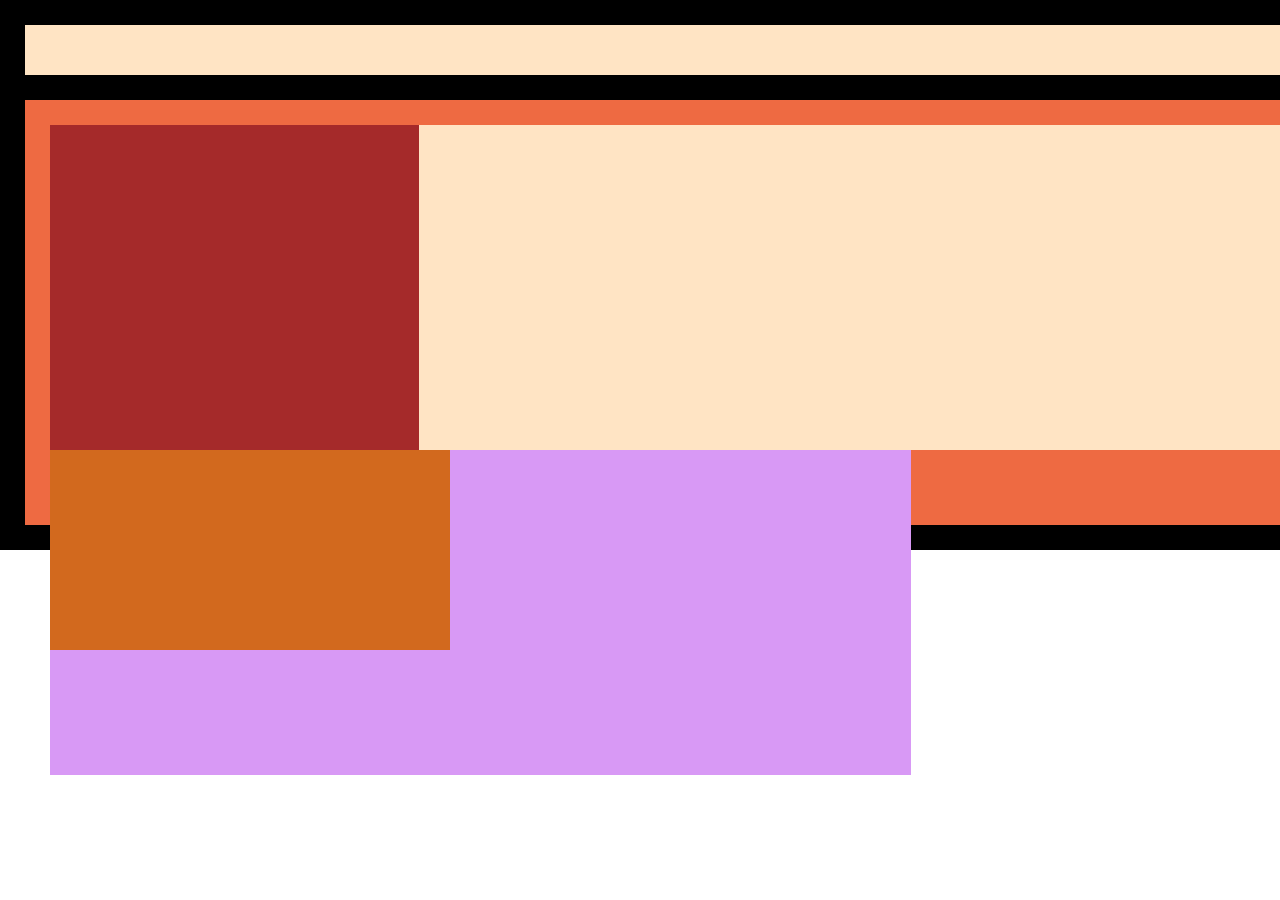
<file: Đề kiểm tra cuối khóa/index.html>
<!DOCTYPE html>
<html lang="en">
<head>
    <meta charset="UTF-8">
    <meta name="viewport" content="width=device-width, initial-scale=1.0">
    <link rel="stylesheet" href="./index.css">
    <title>Document</title>
</head>
<body>
    <section class="container">
        <nav>
            <div class="max-width">
            </div>
        </nav>
        <div class="home">
            <div class="max-width">
                <div class="home-left">

                </div>
                <div class="home-right">
                    <div class="home-box"></div>
                    <div class="home-box"></div>
                </div>
            </div>
        </div>

    </section>
</body>
</html>
</file>
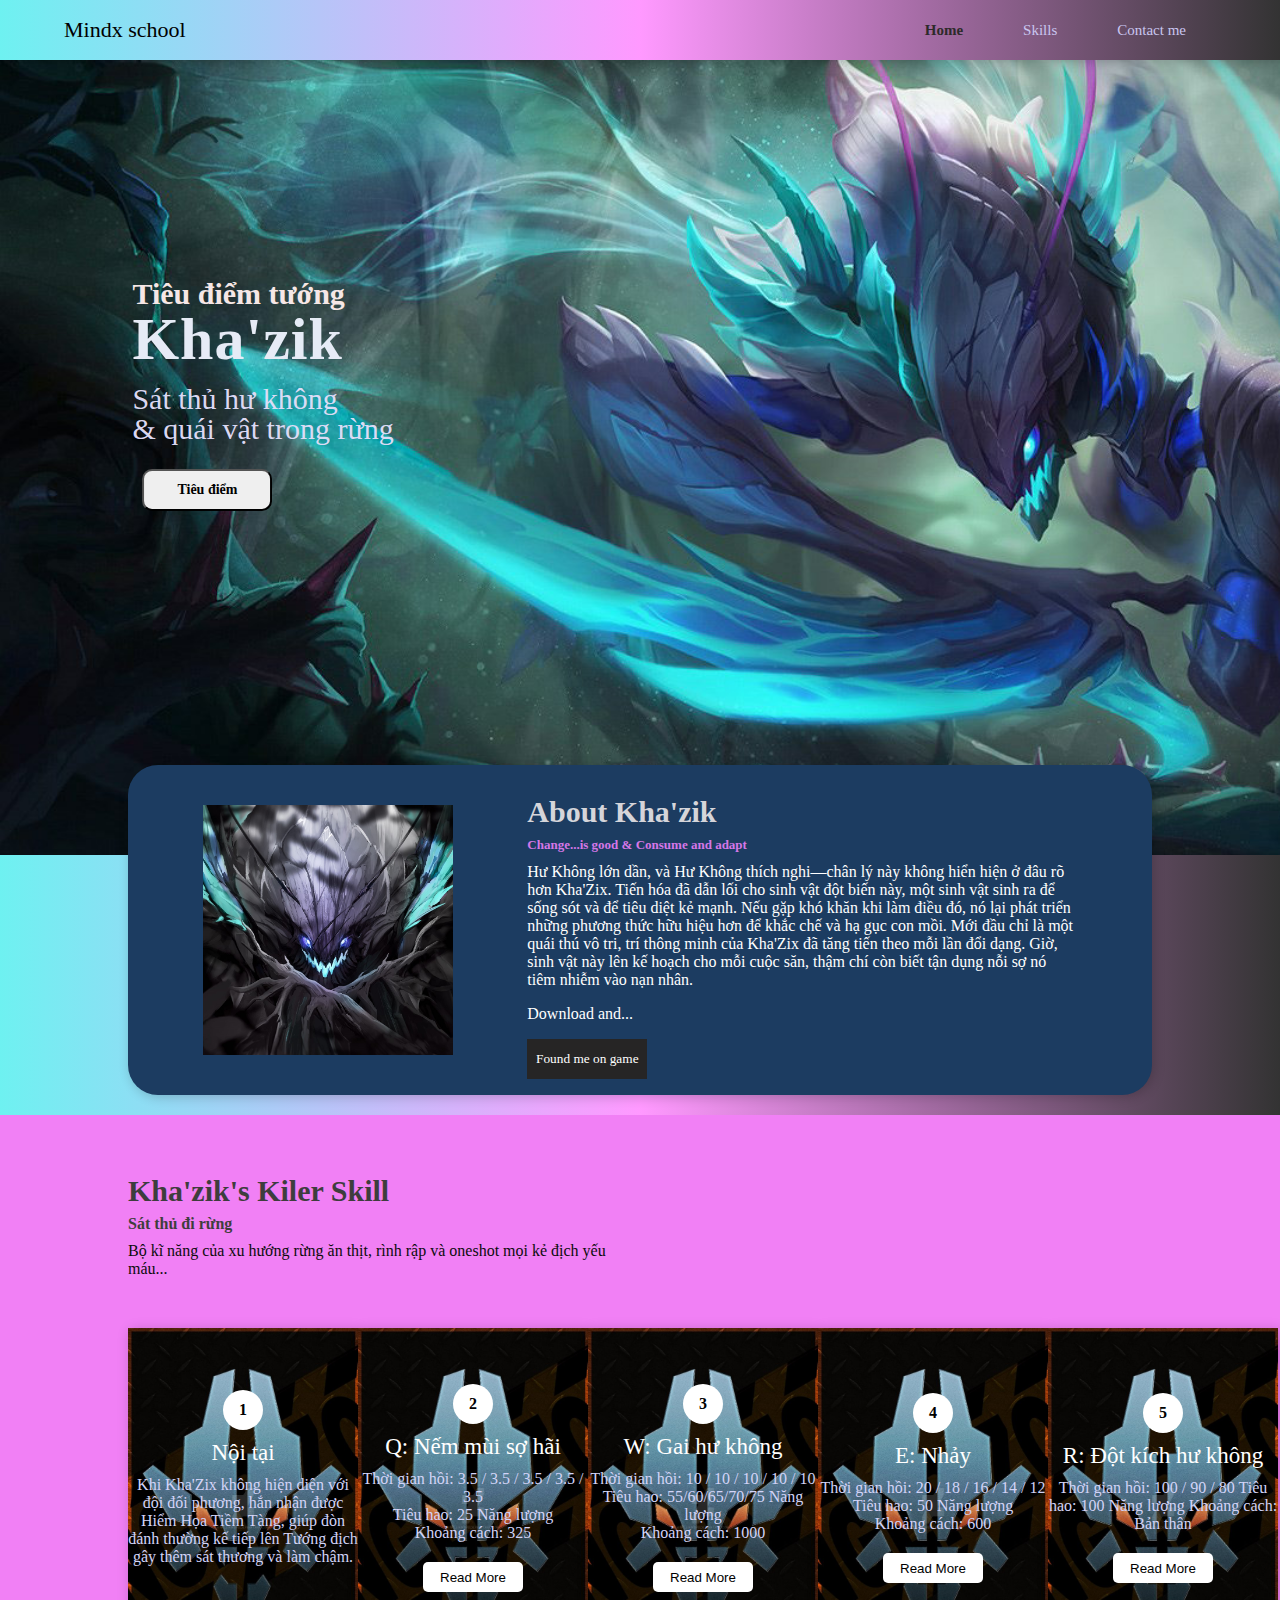
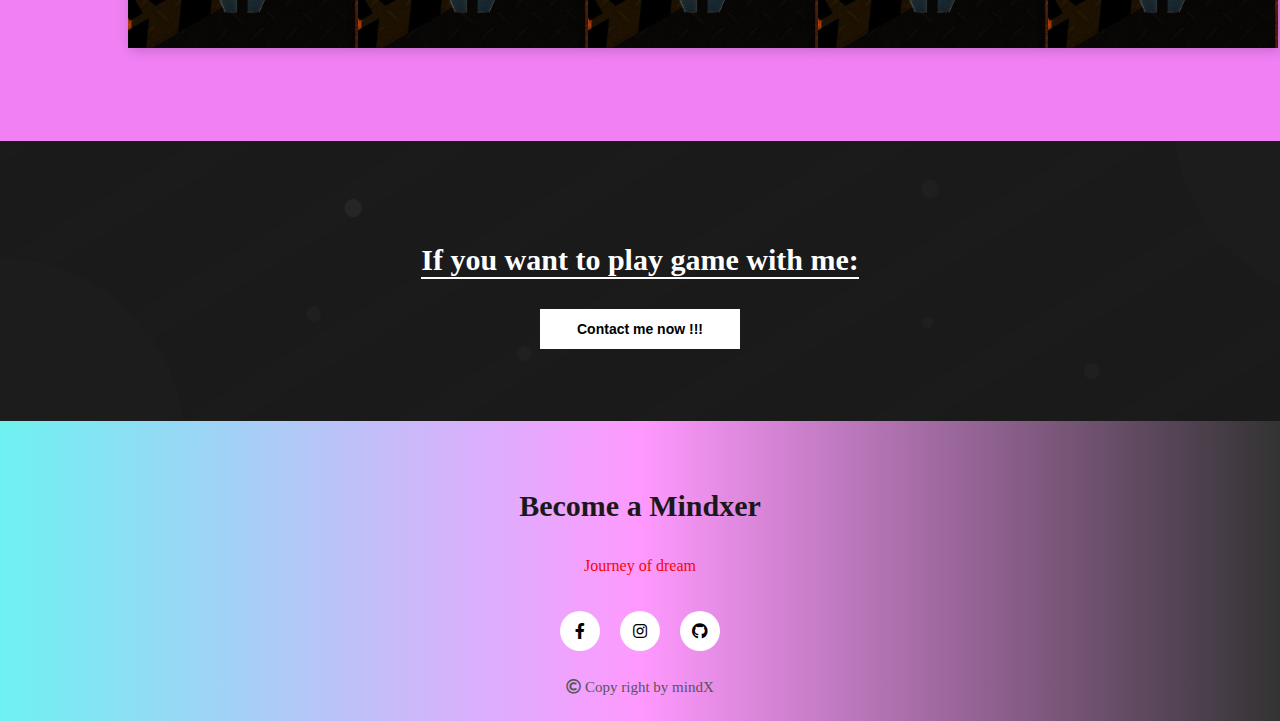
<file: Đề test dành cho giảng viên/index.html>
<!DOCTYPE html>
<html lang="en">

<head>
    <meta charset="UTF-8">
    <meta name="viewport" content="width=device-width, initial-scale=1.0">
    <title>Kha'zik champion</title>
    <link rel="stylesheet" href="./index.css">
    <link href="https://pro.fontawesome.com/releases/v5.12.0/css/all.css" rel="stylesheet">
</head>

<body>
    <section>
        <!-- navigation -->
        <nav>
            <!-- logo -->
            <a href="#" class="logo">Mindx school</a>
            <!-- menu -->
            <ul>
                <li><a href="#" class="active">Home</a></li>
                <li><a href="#">Skills</a></li>
                <li><a href="#">Contact me</a></li>

            </ul>
        </nav>
        <!-- overview champion  -->
        <div class="fix-lost">
            <div class="text-container">
                <p>Tiêu điểm tướng</p>
                <p>Kha'zik</p>
                <p>Sát thủ hư không <br> & quái vật trong rừng </p>
                <button class="playVideo" type="button">Tiêu điểm</button>
            </div>
            <div class="modal" id="myModal">
                <span class="close">&times;</span>
                <iframe width="100%" height="800px" class="video" src="https://www.youtube.com/embed/H2dM0LzJDK4"
                    frameborder="0" allow="accelerometer; autoplay; encrypted-media; gyroscope; picture-in-picture"
                    allowfullscreen></iframe>
            </div>

    </section>
    <!-- detail section -->
    <div class="about-container">
        <!-- img  -->
        <img src="./imagines/kha'zik1.jpg" alt="">
        <!-- detail-text -->
        <div class="about-text">
            <p>About Kha'zik</p>
            <p>Change...is good & Consume and adapt</p>
            <p>Hư Không lớn dần, và Hư Không thích nghi—chân lý này không hiển hiện ở đâu rõ hơn Kha'Zix. Tiến hóa đã
                dẫn lối cho sinh vật đột biến này, một sinh vật sinh ra để sống sót và để tiêu diệt kẻ mạnh. Nếu gặp khó
                khăn khi làm điều đó, nó lại phát triển những phương thức hữu hiệu hơn để khắc chế và hạ gục con mồi.
                Mới đầu chỉ là một quái thú vô tri, trí thông minh của Kha'Zix đã tăng tiến theo mỗi lần đổi dạng. Giờ,
                sinh vật này lên kế hoạch cho mỗi cuộc săn, thậm chí còn biết tận dụng nỗi sợ nó tiêm nhiễm vào nạn
                nhân.
            </p>
            <p>Download and...</p>
            <!-- button  -->
            <a href="https://taigame.lienminh.garena.vn/#/"><button type="button" href=>Found me on game </button> </a>

        </div>
    </div>
    <!-- skills  -->
    <div class="services">
        <div class="services-text">
            <p>Kha'zik's Kiler Skill</p>
            <p>Sát thủ đi rừng </p>
            <p>Bộ kĩ năng của xu hướng rừng ăn thịt, rình rập và oneshot mọi kẻ địch yếu máu...</p>
        </div>
        <!-- box  -->
        <div class="box-container">
            <div class="box-1">
                <span>1</span>
                <p class="heading">Nội tại</p>
                <p class="details">Khi Kha'Zix không hiện diện với đội đối phương, hắn nhận được Hiểm Họa Tiềm Tàng,
                    giúp đòn đánh thường kế tiếp lên Tướng địch gây thêm sát thương và làm chậm.</p>
                <!-- <button id="modal">Read More</button> -->
                <!-- ----------- -->
            </div>
            <!-- -------- -->
            <div class="box-2">
                <span>2</span>
                <p class="heading">Q: Nếm mùi sợ hãi</p>
                <p class="details">Thời gian hồi: 3.5 / 3.5 / 3.5 / 3.5 / 3.5 <br>
                    Tiêu hao: 25 Năng lượng <br>
                    Khoảng cách: 325</p>
                <button id="modal-1">Read More</button>
                <!-- ----------- -->
                <div class="modal1" id="myModal-1">
                    <h1 class="close1">&times;</h1>
                    <div class="skill-details">
                        <mark>Kha'Zix sẽ đánh dấu những kẻ địch bị cô lập. Nếm Mùi Sợ Hãi gây sát thương vật lí lên một
                            đơn
                            vị. Sát thương sẽ gia tăng nếu đơn vị đó đang bị cô lập.<br> Nếu hắn chọn Móng Vuốt Tiến
                            Hóa, sẽ
                            gây thêm sát thương thêm trên các đơn vị còn thấp máu. Kha'Zix cũng được tăng thêm tầm đánh
                            và
                            khoảng cách sử dụng Nếm Mùi Sợ Hãi.<br>

                            Nội tại: Đánh dấu những kẻ địch bị cô lập khỏi đồng đội.<br>

                            Kích hoạt: Gây 55/80/105/130/155 (+120% sát thương vật lí cộng thêm) sát thương vật lí. Nếu
                            kẻ
                            địch bị cô lập, lượng sát thương sẽ tăng lên 30%.<br>

                            Móng Vuốt Tiến Hóa: Nếu mục tiêu bị cô lập, gây thêm
                            10/20/30/40/50/60/70/80/90/100/110/120/130/140/150/160/170/180 (+104% sát thương vật lý cộng
                            thêm) sát thương vật lí. Gia tăng tầm của Nếm Mùi Sợ Hãi và các đòn đánh thường của Kha'Zix
                            thêm
                            50.</mark>
                    </div>

                </div>
            </div>
            <!-- -------- -->
            <div class="box-3">
                <span>3</span>
                <p class="heading">W: Gai hư không</p>
                <p class="details">Thời gian hồi: 10 / 10 / 10 / 10 / 10 <br>
                    Tiêu hao: 55/60/65/70/75 Năng lượng <br>
                    Khoảng cách: 1000</p>
                <button id="modal-2">Read More</button>
                <!-- ----------- -->
                <div class="modal2" id="myModal-2">
                    <h1 class="close2">&times;</h1>
                    <div class="skill-details">
                        <mark>Kha'Zix bắn ra những cái gai làm chậm và gây sát thương vật lí lên tất cả kẻ địch gần bên.
                            Kha'Zix sẽ được hồi máu lại nếu hắn đứng bên trong vụ nổ.<br> Nếu hắn chọn Chùm Gai Tiến
                            Hóa,
                            Gai Hư Không sẽ bắn ba luồng ra theo hình nón, đồng thời hiệu ứng làm chậm của Gai Hư Không
                            được
                            cường hóa.<br>

                            Bắn ra những cái gai bùng nổ, gây 75/115/155/195/235 (+100% sát thương vật lí cộng thêm) sát
                            thương vật lí lên tất cả những kẻ địch cạnh bên (Gây thêm 20% sát thương lên quái) và làm
                            chậm
                            các nạn nhân đi 20% trong 2 giây. Hồi cho Kha'Zix 40/70/100/130/160 (+50% sức mạnh phép
                            thuật)
                            máu nếu hắn đứng trong bán kính vụ nổ.<br>

                            Chùm Gai Tiến Hóa: Gai Hư Không bắn ra ba luồng theo hình nón và làm chậm kẻ địch đi 50%
                            trong 2
                            giây. Nếu mục tiêu là tướng địch, Kha'Zix sẽ nhìn thấy chúng (không có hiệu lực với các đơn
                            vị
                            tàng hình).</mark>
                    </div>
                </div>

            </div>
            <!-- -------- -->
            <div class="box-4">
                <span>4</span>
                <p class="heading">E: Nhảy</p>
                <p class="details">Thời gian hồi: 20 / 18 / 16 / 14 / 12 <br>
                    Tiêu hao: 50 Năng lượng <br>
                    Khoảng cách: 600</p>
                <button id="modal-3">Read More</button>
                <!-- ----------- -->
                <div class="modal3" id="myModal-3">
                    <h1 class="close3">&times;</h1>
                    <div class="skill-details">
                        <mark>Kha'Zix nhảy đến một khu vực, gây sát thương vật lí tại điểm đáp xuống. Nếu hắn chọn Tung
                            Cánh
                            Tiến Hóa, tầm nhảy sẽ được tăng cao. <br> Ngoài ra hỗ trợ hoặc hạ gục tướng sẽ lập tức hoàn
                            thành thời gian hồi của Nhảy.<br>

                            Nhảy tới một khu vực đã chọn, gây 65/100/135/170/205 (+80% sát thương vật lí cộng thêm) sát
                            thương vật lí.<br>

                            Tung Cánh Tiến Hóa: Gia tăng tầm Nhảy. Hạ gục và hỗ trợ sẽ lập tức hoàn thành thời gian hồi
                            của
                            Nhảy.</mark>
                    </div>

                </div>
            </div>
            <!-- -------- -->
            <div class="box-5">
                <span>5</span>
                <p class="heading">R: Đột kích hư không</p>
                <p class="details">Thời gian hồi: 100 / 90 / 80
                    Tiêu hao: 100 Năng lượng
                    Khoảng cách: Bản thân</p>
                <button id="modal-4">Read More</button>
                <!-- ----------- -->
                <div class="modal4" id="myModal-4">
                    <h1 class="close4">&times;</h1>
                    <div class="skill-details">
                        <mark>Cho phép Kha'Zix tiến hóa một kĩ năng, giúp có thêm hiệu ứng đặc biệt. Khi kích hoạt thì
                            Đột
                            Kích Hư Không sẽ cho Kha'Zix tàng hình và Hiểm Họa Tiềm Tàng, giúp gia tăng Tốc độ Di
                            chuyển.
                            <br> Nếu hắn chọn Kích hoạt Ngụy Trang Tiến Hóa, Đột Kích Hư Không sẽ có thể được dùng đến
                            ba
                            lần còn Kha'Zix sẽ nhận giảm sát thương trong khi đang tàng hình. <br>

                            Nội tại: Lên cấp chiêu Đột Kích Hư Không sẽ cho phép Kha'Zix tiến hóa một trong các kĩ năng
                            của
                            hắn.<br>

                            Kích hoạt: Tàng hình trong 1 giây. Kích hoạt Hiểm Họa Tiềm Tàng và gia tăng Tốc độ Di chuyển
                            của
                            Kha'Zix thêm 40%. Ngoài ra Kha'Zix còn có thể chạy xuyên vật thể khi đang tàng hình.<br> Đột
                            Kích Hư Không có thể được dùng thêm lần thứ hai trong vòng 15 giây.<br>

                            Ngụy Trang Tiến Hóa: Đột Kích Hư Không có thể được dùng ba lần, đồng thời gia tăng thời gian
                            hiệu lực lên 2 giây.</mark>
                    </div>

                </div>
            </div>


        </div>
    </div>
    <!-- contact me  -->
    <div class="contact-me">
        <p>If you want to play game with me:</p>
        <a href="#"><button>Contact me now !!!</button>
        </a>
    </div>
    <!-- footer  -->
    <footer>
        <p>Become a Mindxer</p>
        <p>Journey of dream</p>
        <!-- social  -->
        <div class="social-icon">
            <a href="https://www.facebook.com/MindX.School/"><i class="fab fa-facebook-f"></i></a>
            <a href="https://www.instagram.com/mindx.school/?hl=vi"><i class="fab fa-instagram"></i></a>
            <a href="#"><i class="fab fa-github"></i></a>
        </div>
        <p class="copy-right"> <i class="far fa-copyright"></i> Copy right by mindX</p>

    </footer>

    <script src="./index.js"></script>
</body>

</html>
</file>
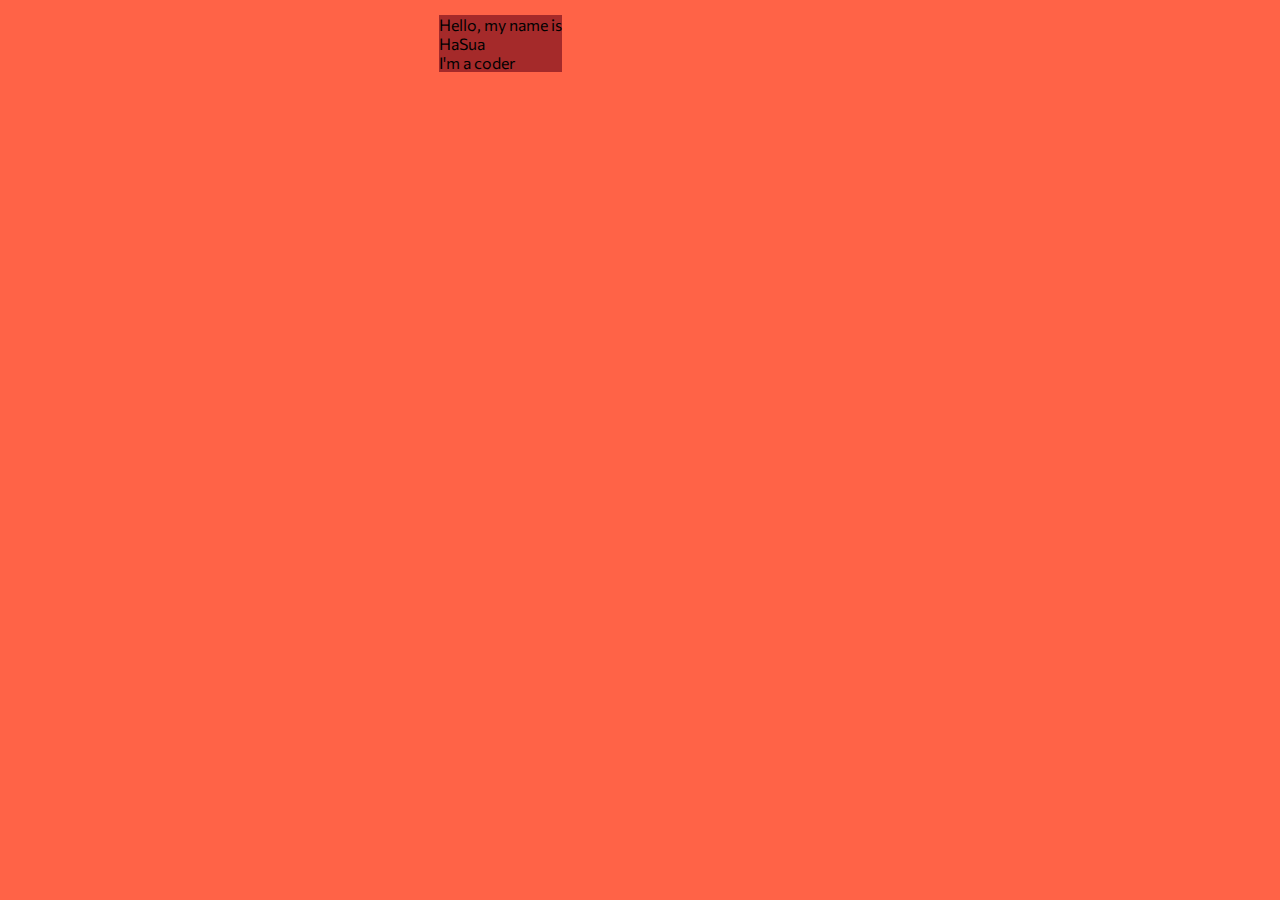
<file: Bài tập/Bài 3/index.html>
<!DOCTYPE html>
<html lang="en">
<head>
    <meta charset="UTF-8">
    <meta name="viewport" content="width=device-width, 
    initial-scale=1.0">
    <link rel="stylesheet" href="../Bài 3/index.css">
    <title>Document</title>
</head>
<body>
    <section class="home-container">
        
        <div class="max-width">
            <div class="home-content">
                <p>Hello, my name is</p>
                <p>HaSua</p>
                <p>I'm a coder</p>
            </div>
        </div>
    </section>
</body>
</html>
</file>
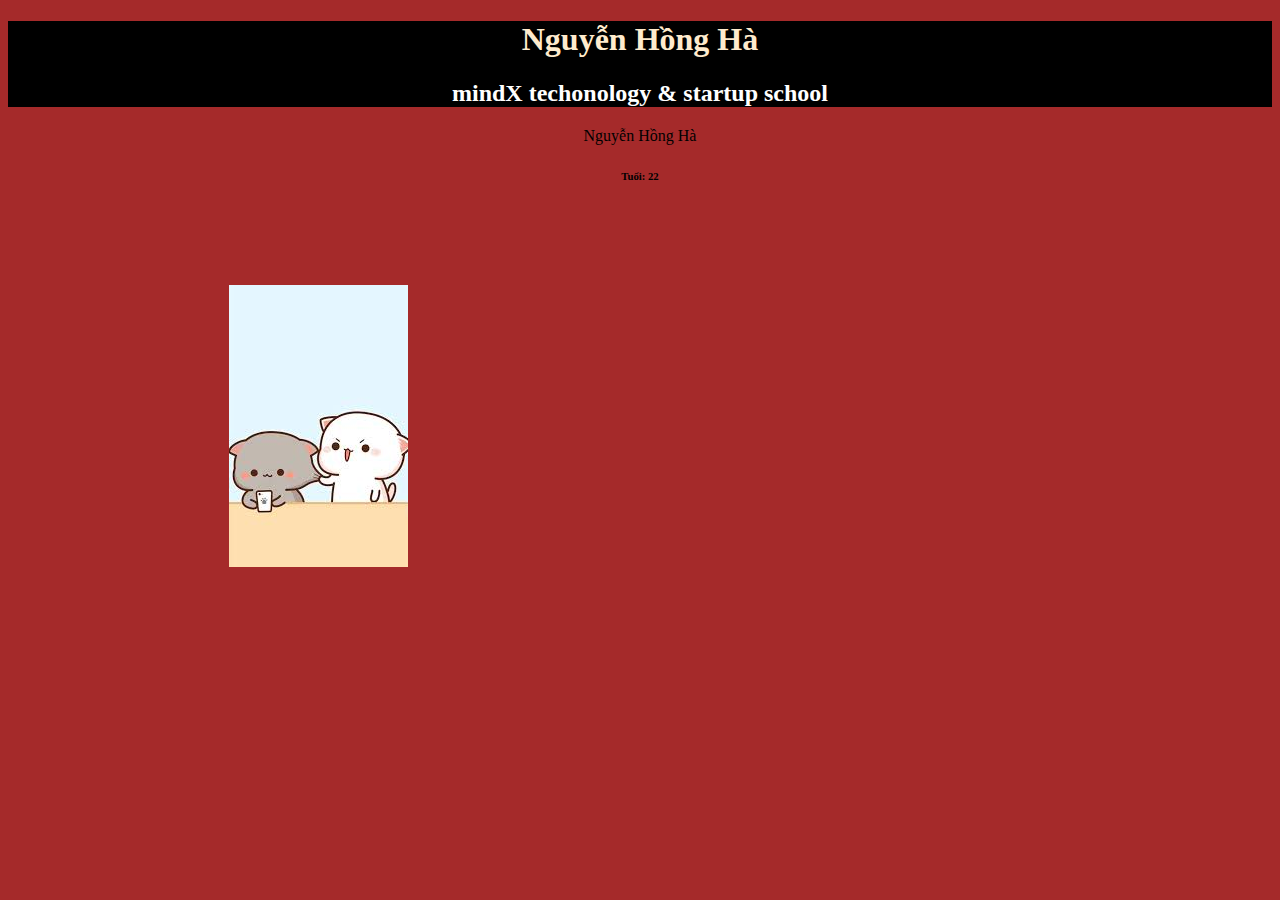
<file: Code mẫu/Day 2/index.html>
<!DOCTYPE html>
<html lang="en">

<head>
    <meta charset="UTF-8">
    <meta name="viewport" content="width=device-width, initial-scale=1.0">
    <title>Document</title>
</head>

<body style="text-align: center; background-color: brown; ">
    <div style="background-color: black;">
        <h1 style="color: blanchedalmond; background-color: black;">Nguyễn Hồng Hà</h1>
        <h2 style="background-color: black; color:white">mindX techonology & startup school</h2>    
    </div>
    <p>Nguyễn Hồng Hà</p>
    <h6>Tuổi: 22</h6>
    <img src="[data-uri]"
        alt="die rồi">
    <!-- BTVN:tìm hiểu về thuộc tính width, height và các thẻ br, hr, chỉnh sửa kích thước hình ảnh và video, tự làm một trang giới thiệu bản thân -->
    <iframe width="640" height="360" src="https://www.youtube.com/embed/qE9nlfk6IHE" frameborder="0"
        allow="accelerometer; autoplay; encrypted-media; gyroscope; picture-in-picture" allowfullscreen></iframe>
</body>

</html>
</file>
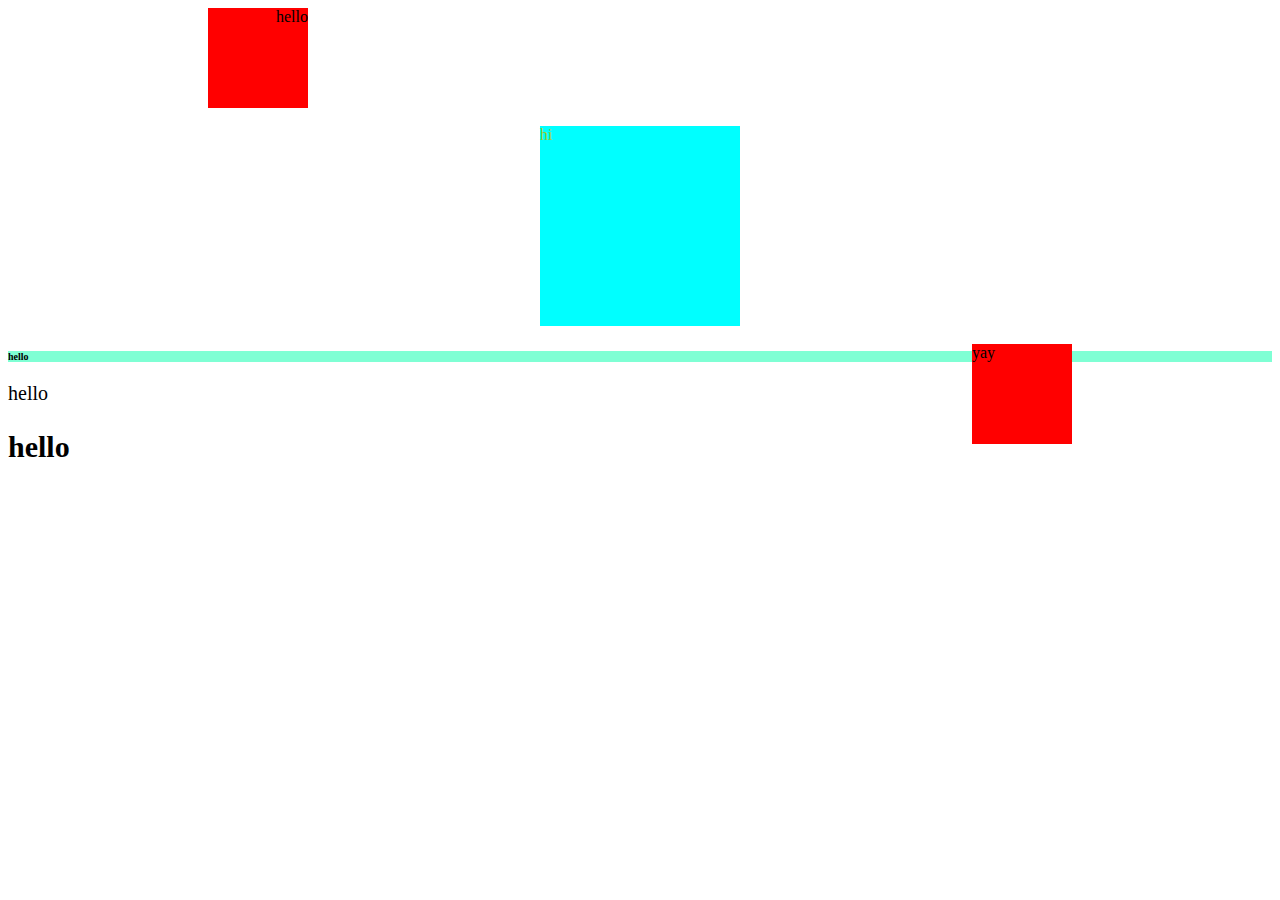
<file: Code mẫu/Day 3/index.html>
<!DOCTYPE html>
<html lang="en">
<head>
    <meta charset="UTF-8">
    <meta name="viewport" content="width=device-width, initial-scale=1.0">
    <link rel="stylesheet" href="index.css">
    <title>Document</title>
</head>
<body>
    <!-- <h1>hello</h1>
    <h1>hi</h1>
    <h1>nice to meet you</h1>
    <h1>welcome</h1>
    <h1>ay yo</h1>
    <br>
    <span style="background-color: red;">hello</span>
    <span style="background-color: red;">hi</span>
    <span style="background-color: red;">nice to meet you</span>
    <span style="background-color: red;">welcome</span>
    <span style="background-color: red;">ay yo</span> -->
    
    <!-- cách lề trái 200px  -->
    <div class="background-red" id="hello">hello</div>
    <br>
    <!-- nằm giữa trang  -->
    <div  id="color-yellow" >hi</div>
    <br>
    <!-- cách lề phải 200px  -->
    <div class="background-red" id="yay" >yay</div>
    <h1 style="font-size: 10px;">hello</h1>
    <p style="font-size: 20px;">hello</p>
    <h2 style="font-size: 30px;">hello</h2>
</body>
</html>
</file>
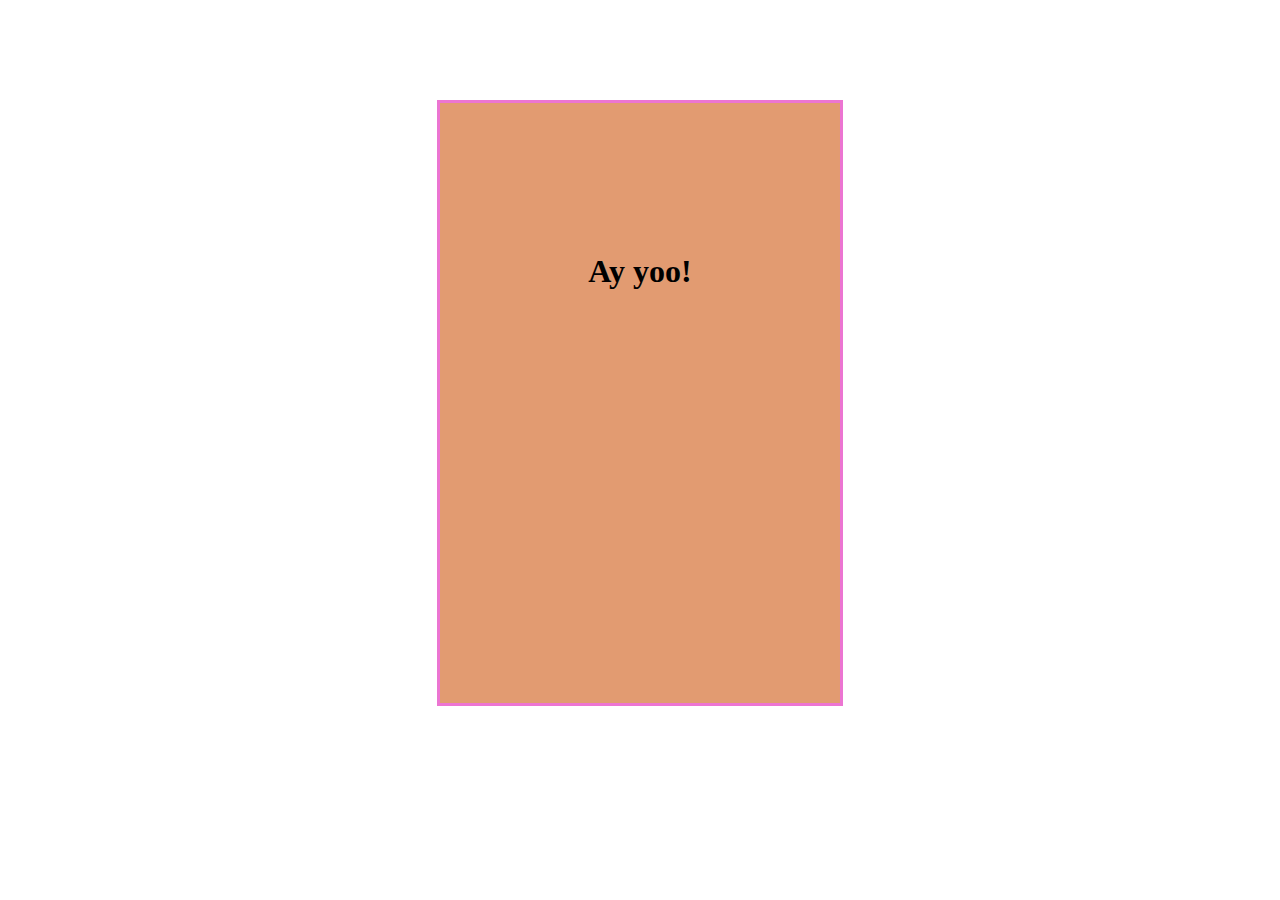
<file: Bài tập/Bài 2/bài tập1.html>
<!DOCTYPE html>
<html lang="en">
<head>
    <meta charset="UTF-8">
    <meta name="viewport" content="width=device-width, initial-scale=1.0">
    <title>Document</title>
</head>
<body>
    <!-- Tạo một thẻ h1 với độ dài và rộng: 303 * 203 (px), hãy dùng margin để căn thẻ h1 ra giữa trang web.
    Sử dụng thuộc tính padding để tăng kiến thức của hình lên 454* 303 (px).
    Giải thích được vì sao lại có 3px lẻ -->

    <h1 style="background-color: rgb(226, 155, 113); border:rgb(236, 117, 210) solid ; width: 200px; height: 300px; text-align: center; padding: 150px 100px; margin: 100px auto ">Ay yoo!</h1>
</body>
</html
</file>
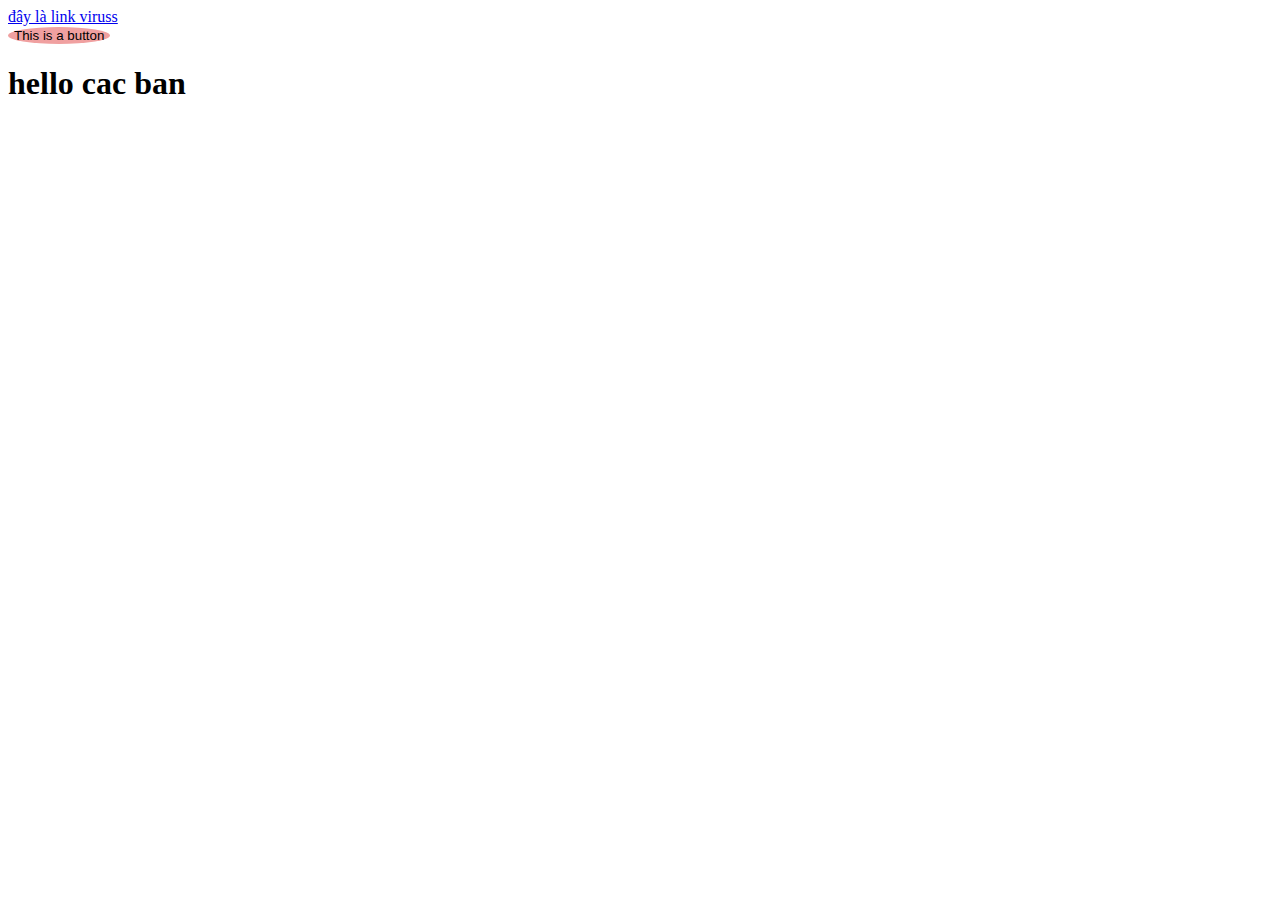
<file: Code mẫu/Day 2/index1.html>
<!DOCTYPE html>
<html lang="en">

<head>
    <meta charset="UTF-8">
    <meta name="viewport" content="width=device-width, initial-scale=1.0">
    <title>Document</title>
</head>

<body>
    <!-- <h1 style="background-color: aquamarine; text-align: center;margin-bottom: 200px ">mindX school</h1>
    <address style="background-color: bisque; margin-top: 100px">
        My name is:
        Nguyen Hong Ha<br>
        My facebook <a href="https://www.facebook.com/hongha.nguyen.71697">Hà Hồng Nguyễn</a><br>
        Thanh Xuan, Ha Noi<br>
    </address> -->


    <!-- Học về thẻ a và button  -->
    <a
        href="https://topdev.vn/blog/nhung-project-ca-nhan-giup-minh-len-trinh-senior-javascript/?fbclid=IwAR2UmpIRYmCs81RYJuzmKtpis7Qu87QRoCUS_Pl0EAZULZcTqYEB6y7_hb0">đây
        là link viruss</a>
    <br>
    <button style="border: none; outline: none; border-radius: 50%; background-color: rgb(240, 160, 160) ">This is a
        button</button>
</body>   <h1>hello cac ban     </h1>

</html>
</file>
<file: Đề kiểm tra cuối khóa/index.css>
*{
    
    margin: 0;
    padding: 0;
}

.max-width{
    background-color: bisque;
}

.container{
    height: 500px;
    width: 100%;
    background-color: black;
    padding: 25px;
}

.container  .max-width{
    height: 50px;
}




.home{
    height: 375px;
    margin-top: 25px;
    background-color: rgb(238, 106, 66);
    padding: 25px;
}

.home .max-width {
    height: 325px;
    
}

.home .max-width .home-left{
    height: 100%;
    width: 30%;
    background-color: brown;
}

.home .max-width .home-right{
    height: 100%;
    width: 70%;
    background-color: rgb(216, 153, 245);
}

.home-box{
    height: 100px;
    width: 400px;
    background-color: chocolate;
}
.home .home-right .home-box{


}
</file>
<file: Đề test dành cho giảng viên/index.css>
@charset "utf-8";

body {
    background-image: linear-gradient(90deg,#6ef1f1,#ff99ff,#333333);
    margin: 0px;
    padding: 0px;
}

button:hover{
    cursor: pointer;
}
ul {
    list-style: none;
}

a {
    text-decoration: none;
}

section {
    width: 100%;
    height: 95vh;
    background-image: url("./imagines/Khazix_3.jpg");
    background-repeat: no-repeat;
    background-size: cover;
    position: relative;
}

nav {
    display: flex;
    justify-content: space-between;
    align-items: center;
    height: 60px;
    background-image: linear-gradient(90deg,#6ef1f1,#ff99ff,#333333);
    box-shadow: 2px 2px 12px rgba(0, 0, 0, 0.2);
    padding: 0px 5%;
}

nav ul {
    display: flex;

}

nav ul li a {
    margin: 30px;
    font-family: mygrid pro regular;
    color: rgb(201, 198, 240);
    font-size: 15px;
    font-weight: 7000;
}

.logo {
    font-family: cursive;
    color: #000000;
    font-size: 22px;
}

.active {
    font-weight: bold;
    color: #2d2a2a;
}

.text-container p:nth-child(1) {
    font-family: calibri;
    font-weight: bold;
    color: rgb(246, 231, 230);
    font-size: 30px;
}

.text-container p:nth-child(2) {
    font-family: calibri;
    font-weight: bold;
    letter-spacing: 1px;
    color: rgb(230, 235, 246);
    font-size: 60px;
}

.text-container p:nth-child(3) {
    font-family: myriad pro regular;
    color: rgba(225, 222, 248, 0.979);
    font-size: 30px;
    line-height: 30px;
}

.text-container p {
    line-height: 0px;
    margin: 45px 0px 25px;
}

.text-container {
    position: absolute;
    left: 13%;
    top: 42%;
    transform: translate(-13%, -42%);
}

.text-container button {
    width: 130px;
    height: 42px;
    border-radius: 10px;
    font-family: calibri;
    font-weight: bold;
    outline: none;
    font-size: 14px;
    margin: 0px 10px;
}



.down-cv {
    background-color: #0b0b0b;
    color: #ffffff;
    border: none;
}

button:active {
    transform: scale(1.1);
}


.about-container {
    width: 80%;
    height: 330px;
    background-color: #1c3c61;
    border-radius: 30px;
    box-shadow: 2px 2px 12px rgba(0, 0, 0, 0.2);
    display: flex;
    margin: -7% auto 20px auto;
    position: relative;
    justify-content: space-evenly;
    align-items: center;
}

.about-container img {
    height: 250px;
}

.about-text {
    width: 550px;
}

.about-text p:nth-child(1) {
    color: #d5d5da;
    font-family: myriad pro;
    font-weight: bold;
    font-size: 30px;
    line-height: 0px;
}

.about-text p:nth-child(2) {
    color: #d577e7;
    font-size: 13px;
    font-family: myriad pro;
    font-weight: bold;
    line-height: 5px;
}

.about-text p:nth-child(3),
.about-text p:nth-child(4) {
    color: #ffffff;
    font-family: calibri;
    font-size: 16px;
}

.about-text button {
    width: 120px;
    height: 40px;
    color: #ffffff;
    outline: none;
    border: none;
    font-family: calibri;
    background-color: #262525;
}

.services {
    height: 600px;
    background-color: #f180f5;
    padding: 2% 10% 0px 10%;
}

.services-text p:nth-child(1) {
    font-family: calibri;
    font-weight: bold;
    color: #3e3d3d;
    font-size: 30px;
    line-height: 0px;
}

.services-text p:nth-child(2) {
    font-family: calibri;
    font-weight: bold;
    color: #3e3e3d;
    line-height: 5px;
}

.services-text p:nth-child(3) {
    font-family: calibri;
    color: #0c0c0c;
}

.services-text {
    width: 500px;
    margin: 50px 0px;
}

.box-1,
.box-2,
.box-3,
.box-4,
.box-5 {
    width: 300px;
    height: 320px;
    background-repeat: no-repeat ;
    background-size: cover;
    box-shadow: 2px 2px 12px rgba(0, 0, 0, 0.2);
    display: flex;
    justify-content: center;
    align-items: center;
    flex-direction: column;
}

.box-container {
    display: flex;
    justify-content: space-between;
}

.box-1 {
    background-image: url(./imagines/Mecha\ Khazix.jpg);
}

.box-2 {
    background-image: url(./imagines/Mecha\ Khazix.jpg);
}

.box-3 {
    background-image: url(./imagines/Mecha\ Khazix.jpg);
}
.box-4 {
    background-image: url(./imagines/Mecha\ Khazix.jpg);
}
.box-5 {
    background-image: url(./imagines/Mecha\ Khazix.jpg);
}


.box-1 span,
.box-2 span,
.box-3 span,
.box-4 span,
.box-5 span {
    width: 40px;
    height: 40px;
    border-radius: 50%;
    background-color: #ffffff;
    display: flex;
    justify-content: center;
    align-items: center;
    font-family: calibri;
    font-weight: bold;
}

.box-1 p:nth-child(2),
.box-2 p:nth-child(2),
.box-3 p:nth-child(2),
.box-4 p:nth-child(2),
.box-5 p:nth-child(2)
 {
    color: #ffffff;
    font-family: calibri ;
    font-size: 23px;
    line-height: 0px;
}

.box-1 p:nth-child(3),
.box-2 p:nth-child(3),
.box-3 p:nth-child(3),
.box-4 p:nth-child(3),
.box-5 p:nth-child(3) {
    font-family: calibri;
    text-align: center;
    width: 230px;
    margin: 0px 0px 20px 0px;
    color: #d3d4f8;
}

.box-1 button,
.box-2 button,
.box-3 button,
.box-4 button,
.box-5 button {
    width: 100px;
    height: 30px;
    background-color: #ffffff;
    border: none;
    outline:none;border-radius: 5px;

}

.contact-me{
    width: 100%;
    height: 280px;
    background-image: url(./imagines/project\ in\ your\ mind.png);
    background-size: cover ;
    background-repeat: no-repeat;
    display: flex;
    flex-direction: column;
    justify-content: center;
    align-items: center;
}
.contact-me p{
    color: #ffffff;
    font-size: 30px;
    font-family: calibri;
    font-weight: bold;
    border-bottom: 2px solid #ffffff;
}
.contact-me button{
    width: 200px;
    height: 40px;
    background-color: #ffffff;
    outline: none;
    border: none;
    font-size: 14px;
    font-weight: bold;
}
footer{
    height: 300px;
    display: flex;
    flex-direction: column;
    justify-content: center;
    align-items: center;
    position: relative;
}
footer p{
    font-family: calibri;
}
footer p:nth-child(1){
    font-size: 30px;
    font-weight: bold;
    color: #191919;
    line-height: 10px;
}
footer p:nth-child(2){
    font-size: 16px;
    color: #f80404;
    width: 600px;
    text-align: center;
}
.social-icon a{
    width: 40px;
    height: 40px;
    display: flex;
    justify-content: center;
    align-items: center;
    background-color: #ffffff;
    margin: 20px 10px;
    border-radius: 50%;
}
.social-icon{
    display: flex;
}
.copy-right{
    color: #565555;
    font-size: 15px;
    position: absolute;
    left: 50%;
    bottom: 10px;
    transform: translateX(-50%);
}
.social-icon i{
    color: #000000;
}
.social-icon a:hover{
    background-color: #000000;
    box-shadow: 2px 2px 12px rgba(0, 0, 0, 0.2);
    transition: all ease 0.5s;
}
.social-icon a:hover i{
    color: #ffffff;
}

/* responsive  */
@media only screen and (max-width: 1218px){    
    .services{
        height: auto;
        display: flex;
        justify-content: center;
        flex-direction: column;
        align-items: center;
    }
    .box-container{
        display: flex;
        flex-wrap: wrap ;
    }
    .contact-me{
        margin-top: 10px;
    }
}

/* The Modal (background) */
.modal {
    display: none; /* Hidden by default */
    position: fixed; /* Stay in place */
    z-index: 1; /* Sit on top */
    left: 0;
    top: 0;
    width: 100%; /* Full width */
    height: 100%; /* Full height */
    overflow: auto; /* Enable scroll if needed */
    background-color: rgb(0,0,0); /* Fallback color */
    background-color: rgba(0,0,0,0.4); /* Black w/ opacity */
    order: 1;
  }
    
  /* The Close Button */
  .close,
  .close1,
  .close2,
  .close3,
  .close4,
  .close5 {
    color: #aaa;
    float: right;
    font-size: 40px;
    font-weight: bold;
    background-color: red;
    align-self: flex-end;
  }
  
  .close:hover,
  .close:focus,
  .close1:hover,
  .close1:focus,
  .close2:hover,
  .close2:focus,
  .close3:hover,
  .close3:focus,
  .close4:hover,
  .close4:focus,
  .close5:hover,
  .close5:focus {
    color: black;
    text-decoration: none;
    cursor: pointer;
    background-color: white;
  }  
  
  .modal1,
  .modal2,
  .modal3,
  .modal4,
  .modal5,
  .modal6 {
    display: none; /* Hidden by default */
    position: fixed; /* Stay in place */
    flex-flow:column;
    align-items: center;
    z-index: 1; /* Sit on top */
    left: 0;
    top: 0;
    text-align: center;
    width: 100%; /* Full width */
    height: 100%; /* Full height */
    overflow: auto; /* Enable scroll if needed */
    background-color: rgb(0,0,0); /* Fallback color */
    background-color: rgba(0,0,0,0.4); /* Black w/ opacity */
    order: 1;
}

.skill-details{
    width: 50%;
}
</file>
<file: Bài tập/Bài 3/index.css>
@import url('https://fonts.googleapis.com/css2?family=Commissioner&display=swap');

*{
    padding: 0;
    margin: 0;
    box-sizing: border-box;
    text-decoration: none;
}

.max-width{
    max-width: 1000px;
}

.home-content{
    background-color: brown;
}

/* Home styling  */

.home-container{
    background-color: tomato;
    height: 900px;
    font-family: 'Commissioner', sans-serif;
    padding: 15px 0;
}

.home-container .max-width .home-content{
    width: fit-content;
    margin: auto;

}

/* các em hãy tìm cách để CSS cho home-content: khu vực màu nâu ra chính giữa khung của trang, baay giờ nó đang bị lệch sáng trái. Chú ý: không xóa/ thay đổi thuộc tính của code mẫu, em các em chỉ có thể thêm code. */
</file>
<file: Code mẫu/Day 3/index.css>
h1{
    background-color: aquamarine;
}

span{
    background-color: black;
    color: aliceblue;
}

div{
    background-color: aqua;
}

.background-red{
    background-color: red;
    width: 100px;
    height: 100px;
}

#color-yellow{
    color: yellowgreen;
    width: 200px;
    height: 200px;
    margin: 0 auto;
}


#hello{
    margin-left: 200px;
    text-align: right;
}

#yay{
    float: right;
    margin-right: 200px;
}
</file>
